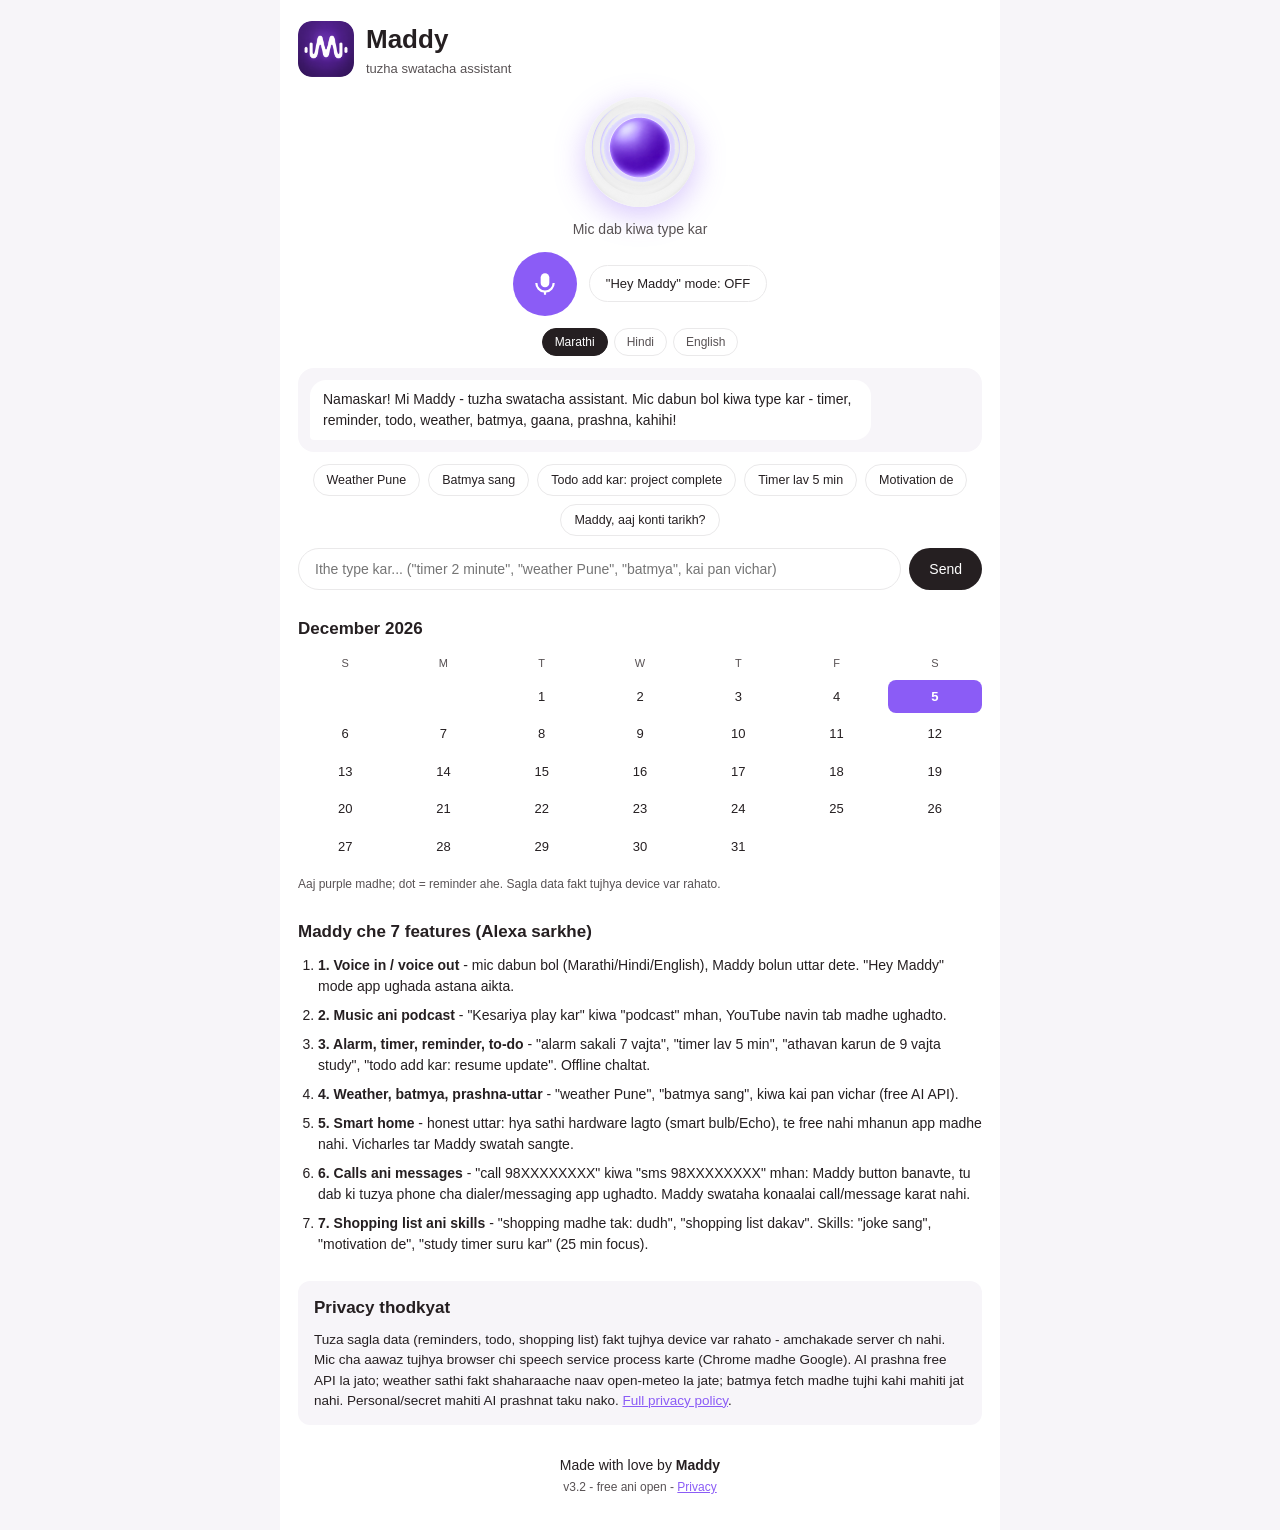
<file: index.html>
<!DOCTYPE html>
<html lang="mr">
<head>
<meta charset="utf-8">
<meta name="viewport" content="width=device-width, initial-scale=1, viewport-fit=cover">
<title>Maddy - tuzha voice assistant</title>
<meta name="description" content="Maddy - ek free, open voice assistant. Reminders, timers, todo, weather, batmya, gaani ani AI answers.">
<meta name="theme-color" content="#8b5cf6">
<link rel="manifest" href="manifest.webmanifest">
<link rel="icon" type="image/png" sizes="192x192" href="icon-192.png">
<link rel="apple-touch-icon" href="icon-180.png">
<link rel="stylesheet" href="style.css">
</head>
<body>
<main class="card">
  <header class="brand">
    <img class="brand-logo" src="icon-192.png" width="56" height="56" style="border-radius:14px;display:block" alt="Maddy logo">
    <div>
      <h1 class="brand-name">Maddy</h1>
      <p class="brand-tag">tuzha swatacha assistant</p>
    </div>
  </header>

  <section class="panel" aria-label="Assistant">
    <img class="orb" src="orb.png" alt="">
    <p class="status" id="status" role="status">Mic dab kiwa type kar</p>
    <div class="controls">
      <button type="button" id="mic" class="mic" aria-label="Bolnaya sathi mic daba">
        <svg width="26" height="26" viewBox="0 0 24 24" fill="none" aria-hidden="true"><path d="M12 15a4 4 0 0 0 4-4V6a4 4 0 1 0-8 0v5a4 4 0 0 0 4 4Z" fill="currentColor"/><path d="M19 11a7 7 0 0 1-14 0H3a9 9 0 0 0 8 8.94V22h2v-2.06A9 9 0 0 0 21 11h-2Z" fill="currentColor"/></svg>
      </button>
      <button type="button" id="wake" class="wake">"Hey Maddy" mode: OFF</button>
    </div>
    <div class="langs" role="group" aria-label="Aiknyachi bhasha">
      <button type="button" class="lang is-sel" data-lang="mr-IN">Marathi</button>
      <button type="button" class="lang" data-lang="hi-IN">Hindi</button>
      <button type="button" class="lang" data-lang="en-IN">English</button>
    </div>
    <div class="chat" id="chat" aria-live="polite"></div>
    <div class="chips" id="chips"></div>
    <div class="inputrow">
      <input id="input" type="text" placeholder='Ithe type kar... ("timer 2 minute", "weather Pune", "batmya", kai pan vichar)' aria-label="Command type kar" autocomplete="off">
      <button type="button" id="send">Send</button>
    </div>
    <p class="ainote" id="ainote" hidden>AI answer: free API (text.pollinations.ai) - personal mahiti taku nako.</p>
  </section>

  <section class="group" id="chalu-group" hidden>
    <h2>Reminders ani timers</h2>
    <ul class="rows" id="chalu"></ul>
  </section>

  <section class="group">
    <h2 id="cal-title">Calendar</h2>
    <div class="cal" id="cal" aria-label="Mini calendar"></div>
    <p class="cap">Aaj purple madhe; dot = reminder ahe. Sagla data fakt tujhya device var rahato.</p>
  </section>

  <section class="group">
    <h2>Maddy che 7 features (Alexa sarkhe)</h2>
    <ol class="feats">
      <li><strong>1. Voice in / voice out</strong> - mic dabun bol (Marathi/Hindi/English), Maddy bolun uttar dete. "Hey Maddy" mode app ughada astana aikta.</li>
      <li><strong>2. Music ani podcast</strong> - "Kesariya play kar" kiwa "podcast" mhan, YouTube navin tab madhe ughadto.</li>
      <li><strong>3. Alarm, timer, reminder, to-do</strong> - "alarm sakali 7 vajta", "timer lav 5 min", "athavan karun de 9 vajta study", "todo add kar: resume update". Offline chaltat.</li>
      <li><strong>4. Weather, batmya, prashna-uttar</strong> - "weather Pune", "batmya sang", kiwa kai pan vichar (free AI API).</li>
      <li><strong>5. Smart home</strong> - honest uttar: hya sathi hardware lagto (smart bulb/Echo), te free nahi mhanun app madhe nahi. Vicharles tar Maddy swatah sangte.</li>
      <li><strong>6. Calls ani messages</strong> - "call 98XXXXXXXX" kiwa "sms 98XXXXXXXX" mhan: Maddy button banavte, tu dab ki tuzya phone cha dialer/messaging app ughadto. Maddy swataha konaalai call/message karat nahi.</li>
      <li><strong>7. Shopping list ani skills</strong> - "shopping madhe tak: dudh", "shopping list dakav". Skills: "joke sang", "motivation de", "study timer suru kar" (25 min focus).</li>
    </ol>
  </section>

  <aside class="privacy">
    <h2>Privacy thodkyat</h2>
    <p>Tuza sagla data (reminders, todo, shopping list) fakt tujhya device var rahato - amchakade server ch nahi. Mic cha aawaz tujhya browser chi speech service process karte (Chrome madhe Google). AI prashna free API la jato; weather sathi fakt shaharaache naav open-meteo la jate; batmya fetch madhe tujhi kahi mahiti jat nahi. Personal/secret mahiti AI prashnat taku nako. <a href="privacy.html">Full privacy policy</a>.</p>
  </aside>

  <footer class="foot">
    <p>Made with love by <strong>Maddy</strong></p>
    <p class="cap">v3.2 - free ani open - <a href="privacy.html">Privacy</a></p>
  </footer>
</main>
<script src="app.js"></script>
</body>
</html>
</file>
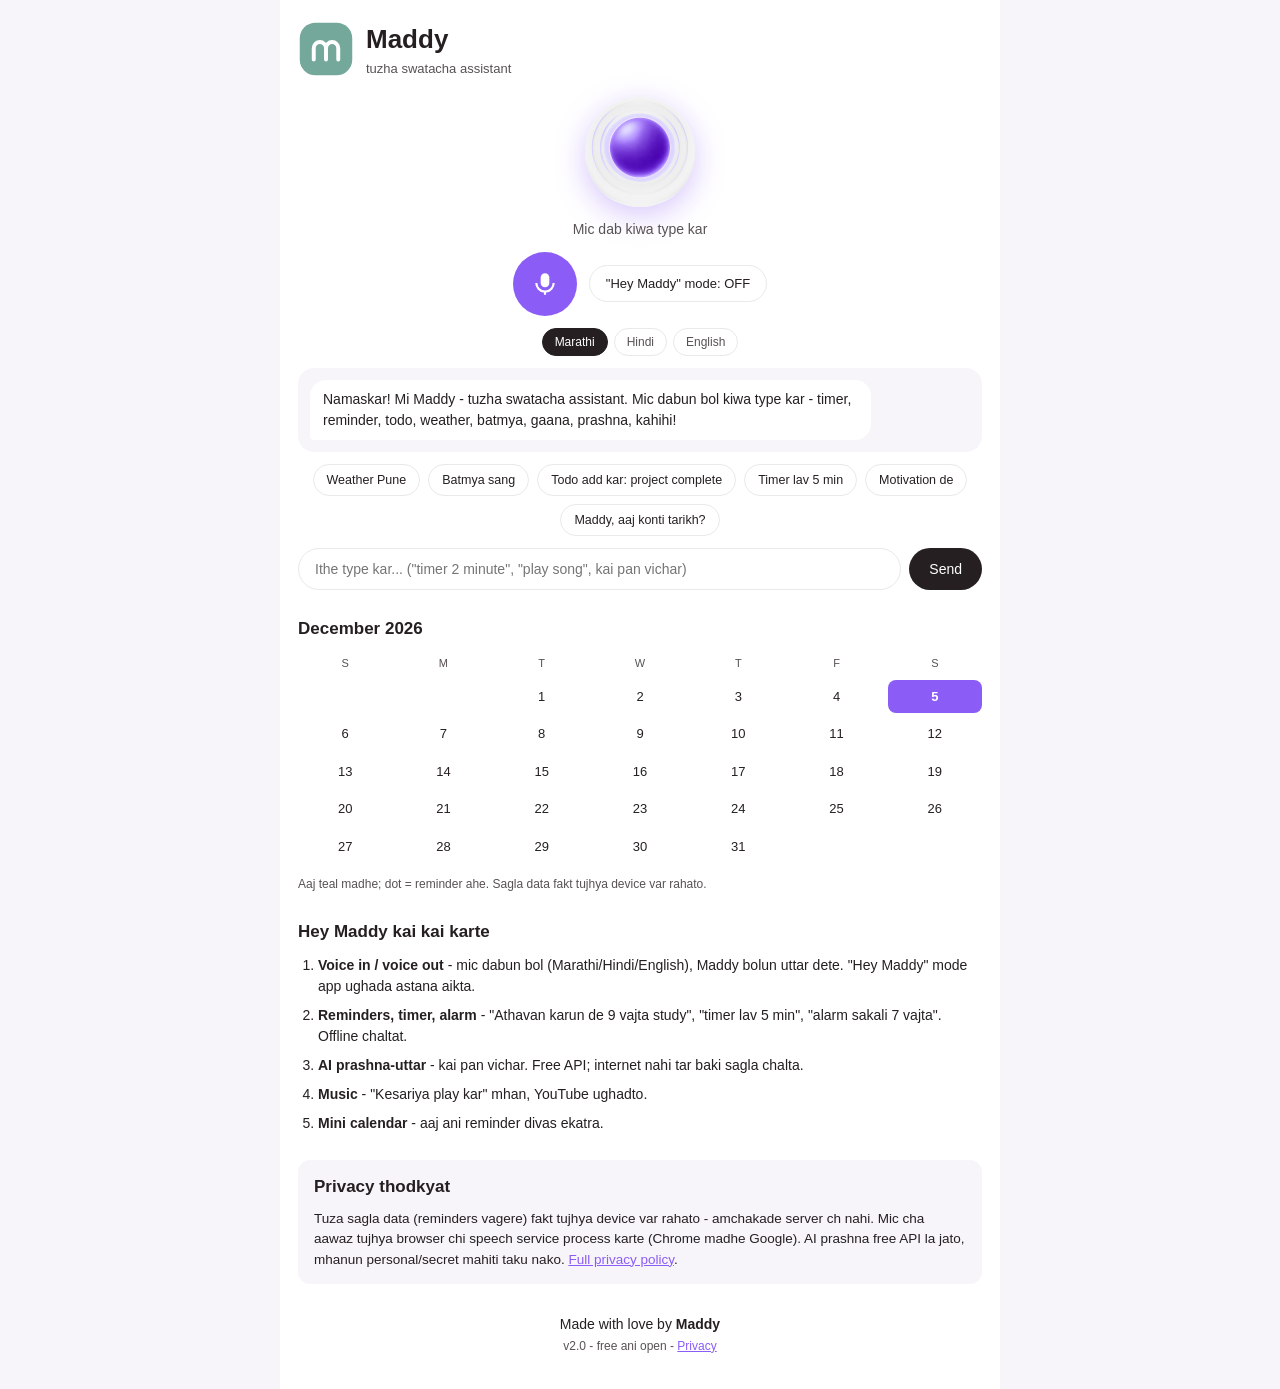
<file: 1-index.html>
<!DOCTYPE html>
<html lang="mr">
<head>
<meta charset="utf-8">
<meta name="viewport" content="width=device-width, initial-scale=1, viewport-fit=cover">
<title>Maddy - tuzha voice assistant</title>
<meta name="description" content="Maddy - ek free, open voice assistant. Reminders, timers, gaani ani AI answers.">
<meta name="theme-color" content="#73a89a">
<link rel="manifest" href="manifest.webmanifest">
<link rel="icon" type="image/png" sizes="192x192" href="icon-192.png">
<link rel="apple-touch-icon" href="icon-180.png">
<link rel="stylesheet" href="style.css">
</head>
<body>
<main class="card">
  <header class="brand">
    <svg class="brand-logo" width="56" height="56" viewBox="0 0 64 64" role="img" aria-label="Maddy logo">
      <rect x="2" y="2" width="60" height="60" rx="18" fill="#73a89a"/>
      <path d="M18 44 V31 a7 7 0 0 1 14 0 V44 M32 44 V31 a7 7 0 0 1 14 0 V44" stroke="#fff" stroke-width="4.5" fill="none" stroke-linecap="round"/>
    </svg>
    <div>
      <h1 class="brand-name">Maddy</h1>
      <p class="brand-tag">tuzha swatacha assistant</p>
    </div>
  </header>

  <section class="panel" aria-label="Assistant">
    <img class="orb" src="orb.png" alt="">
    <p class="status" id="status" role="status">Mic dab kiwa type kar</p>
    <div class="controls">
      <button type="button" id="mic" class="mic" aria-label="Bolnaya sathi mic daba">
        <svg width="26" height="26" viewBox="0 0 24 24" fill="none" aria-hidden="true"><path d="M12 15a4 4 0 0 0 4-4V6a4 4 0 1 0-8 0v5a4 4 0 0 0 4 4Z" fill="currentColor"/><path d="M19 11a7 7 0 0 1-14 0H3a9 9 0 0 0 8 8.94V22h2v-2.06A9 9 0 0 0 21 11h-2Z" fill="currentColor"/></svg>
      </button>
      <button type="button" id="wake" class="wake">"Hey Maddy" mode: OFF</button>
    </div>
    <div class="langs" role="group" aria-label="Aiknyachi bhasha">
      <button type="button" class="lang is-sel" data-lang="mr-IN">Marathi</button>
      <button type="button" class="lang" data-lang="hi-IN">Hindi</button>
      <button type="button" class="lang" data-lang="en-IN">English</button>
    </div>
    <div class="chat" id="chat" aria-live="polite"></div>
    <div class="chips" id="chips"></div>
    <div class="inputrow">
      <input id="input" type="text" placeholder='Ithe type kar... ("timer 2 minute", "play song", kai pan vichar)' aria-label="Command type kar" autocomplete="off">
      <button type="button" id="send">Send</button>
    </div>
    <p class="ainote" id="ainote" hidden>AI answer: free API (text.pollinations.ai) - personal mahiti taku nako.</p>
  </section>

  <section class="group" id="chalu-group" hidden>
    <h2>Reminders ani timers</h2>
    <ul class="rows" id="chalu"></ul>
  </section>

  <section class="group">
    <h2 id="cal-title">Calendar</h2>
    <div class="cal" id="cal" aria-label="Mini calendar"></div>
    <p class="cap">Aaj teal madhe; dot = reminder ahe. Sagla data fakt tujhya device var rahato.</p>
  </section>

  <section class="group">
    <h2>Hey Maddy kai kai karte</h2>
    <ol class="feats">
      <li><strong>Voice in / voice out</strong> - mic dabun bol (Marathi/Hindi/English), Maddy bolun uttar dete. "Hey Maddy" mode app ughada astana aikta.</li>
      <li><strong>Reminders, timer, alarm</strong> - "Athavan karun de 9 vajta study", "timer lav 5 min", "alarm sakali 7 vajta". Offline chaltat.</li>
      <li><strong>AI prashna-uttar</strong> - kai pan vichar. Free API; internet nahi tar baki sagla chalta.</li>
      <li><strong>Music</strong> - "Kesariya play kar" mhan, YouTube ughadto.</li>
      <li><strong>Mini calendar</strong> - aaj ani reminder divas ekatra.</li>
    </ol>
  </section>

  <aside class="privacy">
    <h2>Privacy thodkyat</h2>
    <p>Tuza sagla data (reminders vagere) fakt tujhya device var rahato - amchakade server ch nahi. Mic cha aawaz tujhya browser chi speech service process karte (Chrome madhe Google). AI prashna free API la jato, mhanun personal/secret mahiti taku nako. <a href="privacy.html">Full privacy policy</a>.</p>
  </aside>

  <footer class="foot">
    <p>Made with love by <strong>Maddy</strong></p>
    <p class="cap">v2.0 - free ani open - <a href="privacy.html">Privacy</a></p>
  </footer>
</main>
<script src="app.js"></script>
</body>
</html>
</file>
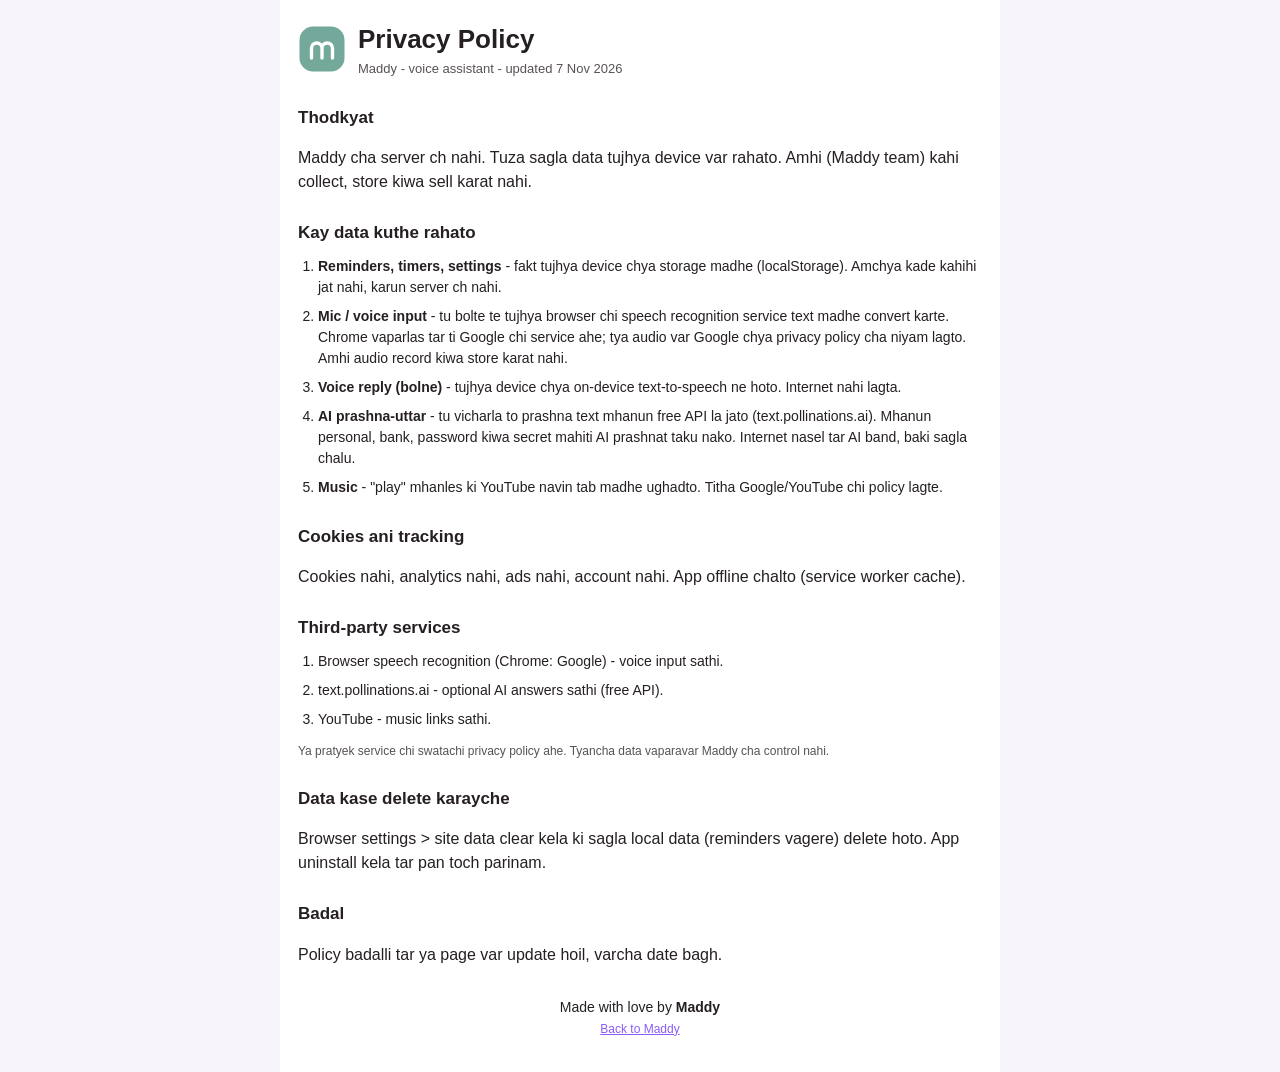
<file: 6-privacy.html>
<!DOCTYPE html>
<html lang="mr">
<head>
<meta charset="utf-8">
<meta name="viewport" content="width=device-width, initial-scale=1">
<title>Maddy - Privacy Policy</title>
<meta name="theme-color" content="#73a89a">
<link rel="stylesheet" href="style.css">
</head>
<body>
<main class="card">
  <header class="brand">
    <svg class="brand-logo" width="48" height="48" viewBox="0 0 64 64" role="img" aria-label="Maddy logo">
      <rect x="2" y="2" width="60" height="60" rx="18" fill="#73a89a"/>
      <path d="M18 44 V31 a7 7 0 0 1 14 0 V44 M32 44 V31 a7 7 0 0 1 14 0 V44" stroke="#fff" stroke-width="4.5" fill="none" stroke-linecap="round"/>
    </svg>
    <div>
      <h1 class="brand-name">Privacy Policy</h1>
      <p class="brand-tag">Maddy - voice assistant - updated 7 Nov 2026</p>
    </div>
  </header>

  <section class="group">
    <h2>Thodkyat</h2>
    <p>Maddy cha server ch nahi. Tuza sagla data tujhya device var rahato. Amhi (Maddy team) kahi collect, store kiwa sell karat nahi.</p>
  </section>

  <section class="group">
    <h2>Kay data kuthe rahato</h2>
    <ol class="feats">
      <li><strong>Reminders, timers, settings</strong> - fakt tujhya device chya storage madhe (localStorage). Amchya kade kahihi jat nahi, karun server ch nahi.</li>
      <li><strong>Mic / voice input</strong> - tu bolte te tujhya browser chi speech recognition service text madhe convert karte. Chrome vaparlas tar ti Google chi service ahe; tya audio var Google chya privacy policy cha niyam lagto. Amhi audio record kiwa store karat nahi.</li>
      <li><strong>Voice reply (bolne)</strong> - tujhya device chya on-device text-to-speech ne hoto. Internet nahi lagta.</li>
      <li><strong>AI prashna-uttar</strong> - tu vicharla to prashna text mhanun free API la jato (text.pollinations.ai). Mhanun personal, bank, password kiwa secret mahiti AI prashnat taku nako. Internet nasel tar AI band, baki sagla chalu.</li>
      <li><strong>Music</strong> - "play" mhanles ki YouTube navin tab madhe ughadto. Titha Google/YouTube chi policy lagte.</li>
    </ol>
  </section>

  <section class="group">
    <h2>Cookies ani tracking</h2>
    <p>Cookies nahi, analytics nahi, ads nahi, account nahi. App offline chalto (service worker cache).</p>
  </section>

  <section class="group">
    <h2>Third-party services</h2>
    <ol class="feats">
      <li>Browser speech recognition (Chrome: Google) - voice input sathi.</li>
      <li>text.pollinations.ai - optional AI answers sathi (free API).</li>
      <li>YouTube - music links sathi.</li>
    </ol>
    <p class="cap">Ya pratyek service chi swatachi privacy policy ahe. Tyancha data vaparavar Maddy cha control nahi.</p>
  </section>

  <section class="group">
    <h2>Data kase delete karayche</h2>
    <p>Browser settings &gt; site data clear kela ki sagla local data (reminders vagere) delete hoto. App uninstall kela tar pan toch parinam.</p>
  </section>

  <section class="group">
    <h2>Badal</h2>
    <p>Policy badalli tar ya page var update hoil, varcha date bagh.</p>
  </section>

  <footer class="foot">
    <p>Made with love by <strong>Maddy</strong></p>
    <p class="cap"><a href="./">Back to Maddy</a></p>
  </footer>
</main>
</body>
</html>
</file>
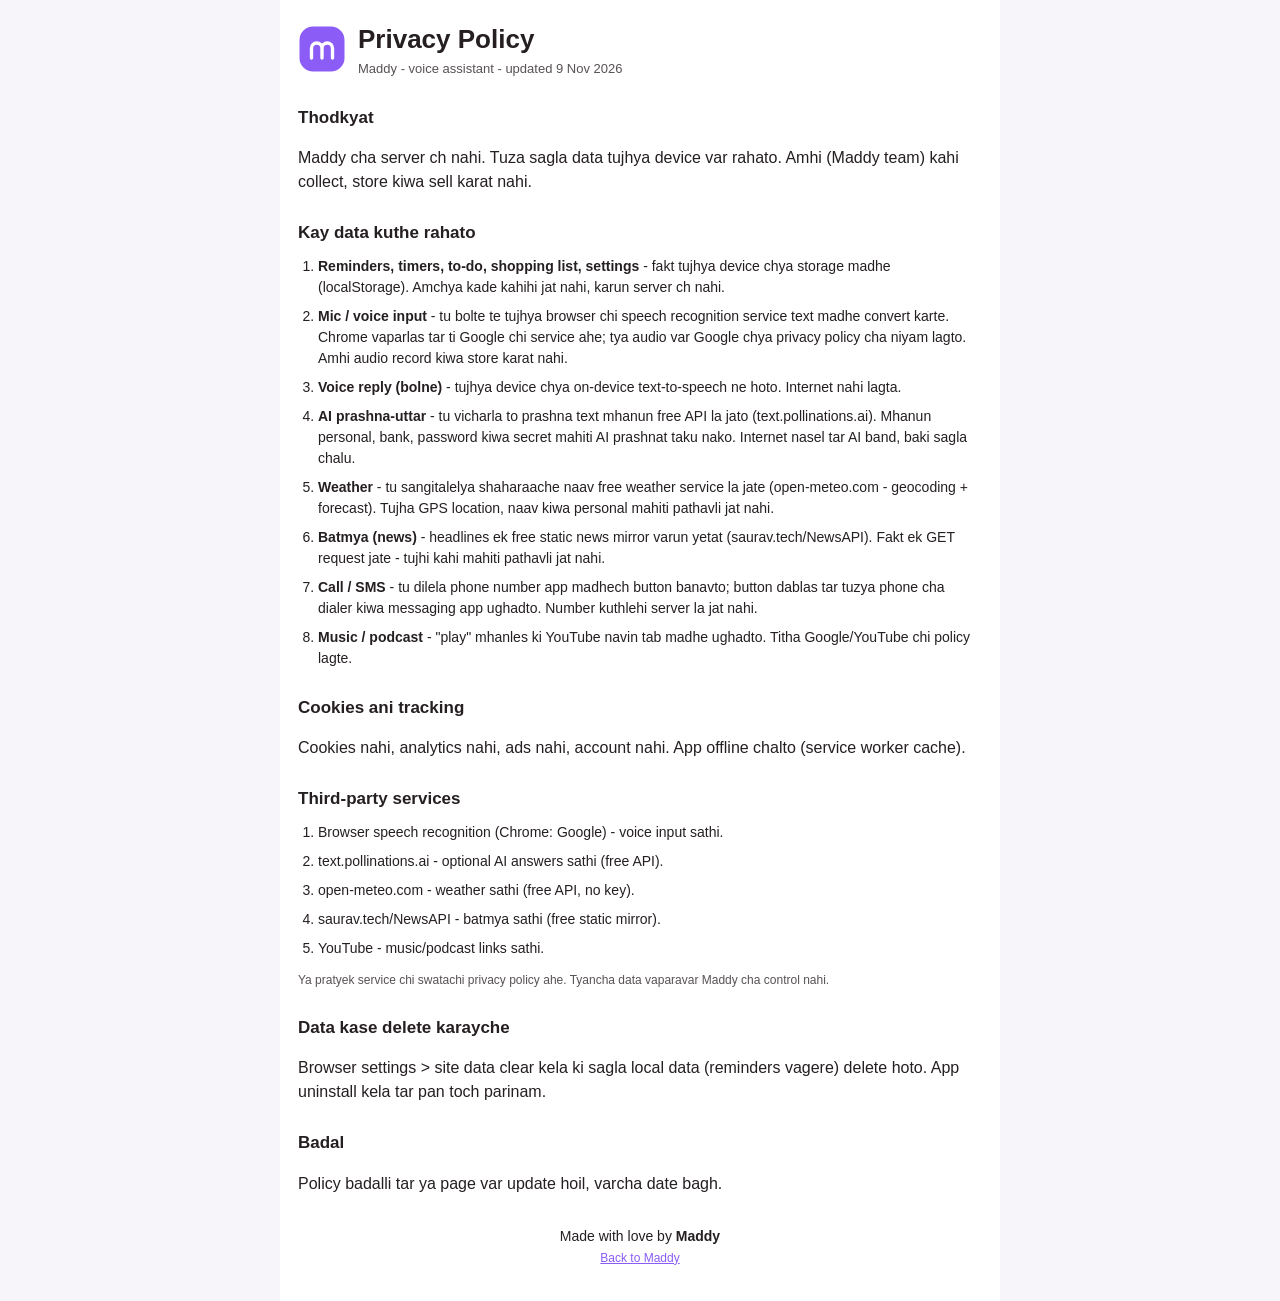
<file: privacy.html>
<!DOCTYPE html>
<html lang="mr">
<head>
<meta charset="utf-8">
<meta name="viewport" content="width=device-width, initial-scale=1">
<title>Maddy - Privacy Policy</title>
<meta name="theme-color" content="#8b5cf6">
<link rel="stylesheet" href="style.css">
</head>
<body>
<main class="card">
  <header class="brand">
    <svg class="brand-logo" width="48" height="48" viewBox="0 0 64 64" role="img" aria-label="Maddy logo">
      <rect x="2" y="2" width="60" height="60" rx="18" fill="#8b5cf6"/>
      <path d="M18 44 V31 a7 7 0 0 1 14 0 V44 M32 44 V31 a7 7 0 0 1 14 0 V44" stroke="#fff" stroke-width="4.5" fill="none" stroke-linecap="round"/>
    </svg>
    <div>
      <h1 class="brand-name">Privacy Policy</h1>
      <p class="brand-tag">Maddy - voice assistant - updated 9 Nov 2026</p>
    </div>
  </header>

  <section class="group">
    <h2>Thodkyat</h2>
    <p>Maddy cha server ch nahi. Tuza sagla data tujhya device var rahato. Amhi (Maddy team) kahi collect, store kiwa sell karat nahi.</p>
  </section>

  <section class="group">
    <h2>Kay data kuthe rahato</h2>
    <ol class="feats">
      <li><strong>Reminders, timers, to-do, shopping list, settings</strong> - fakt tujhya device chya storage madhe (localStorage). Amchya kade kahihi jat nahi, karun server ch nahi.</li>
      <li><strong>Mic / voice input</strong> - tu bolte te tujhya browser chi speech recognition service text madhe convert karte. Chrome vaparlas tar ti Google chi service ahe; tya audio var Google chya privacy policy cha niyam lagto. Amhi audio record kiwa store karat nahi.</li>
      <li><strong>Voice reply (bolne)</strong> - tujhya device chya on-device text-to-speech ne hoto. Internet nahi lagta.</li>
      <li><strong>AI prashna-uttar</strong> - tu vicharla to prashna text mhanun free API la jato (text.pollinations.ai). Mhanun personal, bank, password kiwa secret mahiti AI prashnat taku nako. Internet nasel tar AI band, baki sagla chalu.</li>
      <li><strong>Weather</strong> - tu sangitalelya shaharaache naav free weather service la jate (open-meteo.com - geocoding + forecast). Tujha GPS location, naav kiwa personal mahiti pathavli jat nahi.</li>
      <li><strong>Batmya (news)</strong> - headlines ek free static news mirror varun yetat (saurav.tech/NewsAPI). Fakt ek GET request jate - tujhi kahi mahiti pathavli jat nahi.</li>
      <li><strong>Call / SMS</strong> - tu dilela phone number app madhech button banavto; button dablas tar tuzya phone cha dialer kiwa messaging app ughadto. Number kuthlehi server la jat nahi.</li>
      <li><strong>Music / podcast</strong> - "play" mhanles ki YouTube navin tab madhe ughadto. Titha Google/YouTube chi policy lagte.</li>
    </ol>
  </section>

  <section class="group">
    <h2>Cookies ani tracking</h2>
    <p>Cookies nahi, analytics nahi, ads nahi, account nahi. App offline chalto (service worker cache).</p>
  </section>

  <section class="group">
    <h2>Third-party services</h2>
    <ol class="feats">
      <li>Browser speech recognition (Chrome: Google) - voice input sathi.</li>
      <li>text.pollinations.ai - optional AI answers sathi (free API).</li>
      <li>open-meteo.com - weather sathi (free API, no key).</li>
      <li>saurav.tech/NewsAPI - batmya sathi (free static mirror).</li>
      <li>YouTube - music/podcast links sathi.</li>
    </ol>
    <p class="cap">Ya pratyek service chi swatachi privacy policy ahe. Tyancha data vaparavar Maddy cha control nahi.</p>
  </section>

  <section class="group">
    <h2>Data kase delete karayche</h2>
    <p>Browser settings &gt; site data clear kela ki sagla local data (reminders vagere) delete hoto. App uninstall kela tar pan toch parinam.</p>
  </section>

  <section class="group">
    <h2>Badal</h2>
    <p>Policy badalli tar ya page var update hoil, varcha date bagh.</p>
  </section>

  <footer class="foot">
    <p>Made with love by <strong>Maddy</strong></p>
    <p class="cap"><a href="./">Back to Maddy</a></p>
  </footer>
</main>
</body>
</html>
</file>
<file: style.css>
:root {
  --ink: #251f21;
  --ink-2: #585254;
  --teal: #8b5cf6;
  --sand: #f7f5f9;
  --hairline: #eae9ea;
}
* { box-sizing: border-box; }
body {
  margin: 0;
  background: var(--sand);
  color: var(--ink);
  font-family: -apple-system, "Segoe UI", Roboto, "Noto Sans", sans-serif;
  line-height: 1.5;
}
.card {
  max-width: 720px;
  margin: 0 auto;
  background: #fff;
  min-height: 100vh;
  padding: 20px 18px 32px;
}
.brand { display: flex; align-items: center; gap: 12px; }
.brand-name { margin: 0; font-size: 26px; }
.brand-tag { margin: 0; font-size: 13px; color: var(--ink-2); }

.panel { display: flex; flex-direction: column; align-items: center; gap: 12px; margin-top: 18px; }
.orb { width: 110px; height: 110px; border-radius: 50%; object-fit: cover; box-shadow: 0 8px 30px rgba(139,92,246,.35); }
.status { margin: 0; font-size: 14px; color: var(--ink-2); text-align: center; }
.controls { display: flex; align-items: center; gap: 12px; flex-wrap: wrap; justify-content: center; }
.mic {
  width: 64px; height: 64px; border-radius: 50%; border: none;
  background: var(--teal); color: #fff; cursor: pointer;
  display: flex; align-items: center; justify-content: center;
}
.mic.is-live { animation: pulse 1.2s ease-in-out infinite; }
@keyframes pulse {
  0% { box-shadow: 0 0 0 0 rgba(139,92,246,.55); }
  70% { box-shadow: 0 0 0 18px rgba(139,92,246,0); }
  100% { box-shadow: 0 0 0 0 rgba(139,92,246,0); }
}
.wake {
  border: 1px solid var(--hairline); background: #fff; color: var(--ink);
  border-radius: 999px; padding: 10px 16px; font-size: 13px; cursor: pointer;
}
.wake.is-on { background: var(--teal); border-color: var(--teal); color: #fff; }
.langs { display: flex; gap: 6px; }
.lang {
  border: 1px solid var(--hairline); background: #fff; border-radius: 999px;
  padding: 6px 12px; font-size: 12px; cursor: pointer; color: var(--ink-2);
}
.lang.is-sel { background: var(--ink); color: #fff; border-color: var(--ink); }

.chat {
  width: 100%; max-height: 300px; overflow-y: auto;
  display: flex; flex-direction: column; gap: 8px;
  padding: 12px; background: var(--sand); border-radius: 16px;
}
.bubble { max-width: 85%; padding: 9px 13px; border-radius: 16px; font-size: 14px; white-space: pre-wrap; overflow-wrap: anywhere; }
.bubble.maddy { align-self: flex-start; background: #fff; border-bottom-left-radius: 4px; }
.bubble.tu { align-self: flex-end; background: var(--teal); color: #fff; border-bottom-right-radius: 4px; }

.chips { display: flex; gap: 8px; flex-wrap: wrap; justify-content: center; }
.chip {
  border: 1px solid var(--hairline); background: #fff; border-radius: 999px;
  padding: 8px 13px; font-size: 12.5px; cursor: pointer; color: var(--ink);
}
.chip:hover { border-color: var(--teal); color: var(--teal); }
.inputrow { display: flex; width: 100%; gap: 8px; }
.inputrow input {
  flex: 1; border: 1px solid var(--hairline); border-radius: 999px;
  padding: 12px 16px; font-size: 14px; outline: none; min-width: 0;
}
.inputrow input:focus { border-color: var(--teal); }
.inputrow button {
  border: none; background: var(--ink); color: #fff;
  border-radius: 999px; padding: 0 20px; font-size: 14px; cursor: pointer;
}
.ainote { margin: 0; font-size: 12px; color: var(--ink-2); }

.group { margin-top: 26px; }
.group h2, .privacy h2 { font-size: 17px; margin: 0 0 10px; }
.rows { list-style: none; margin: 0; padding: 0; }
.rows li {
  display: flex; justify-content: space-between; gap: 12px;
  padding: 10px 0; border-top: 1px solid var(--hairline); font-size: 14px;
}
.rows li .v { font-weight: 600; color: var(--teal); white-space: nowrap; }
.rows li small { display: block; color: var(--ink-2); }

.cal { display: grid; grid-template-columns: repeat(7, 1fr); gap: 4px; text-align: center; font-size: 13px; }
.cal .h { color: var(--ink-2); font-size: 11px; padding: 4px 0; }
.cal .d { position: relative; padding: 7px 0; border-radius: 8px; }
.cal .d.today { background: var(--teal); color: #fff; font-weight: 600; }
.cal .d.hasrem::after {
  content: ""; position: absolute; bottom: 3px; left: 50%; transform: translateX(-50%);
  width: 4px; height: 4px; border-radius: 50%; background: var(--teal);
}
.cal .d.today.hasrem::after { background: #fff; }
.cap { font-size: 12px; color: var(--ink-2); }

.feats { margin: 0; padding-left: 20px; font-size: 14px; }
.feats li { margin-bottom: 8px; }

.privacy {
  margin-top: 26px; background: var(--sand); border-radius: 12px; padding: 14px 16px;
  font-size: 13.5px;
}
.privacy p { margin: 0; }
a { color: var(--teal); }

.foot { margin-top: 30px; text-align: center; font-size: 14px; }
.foot p { margin: 2px 0; }
</file>
